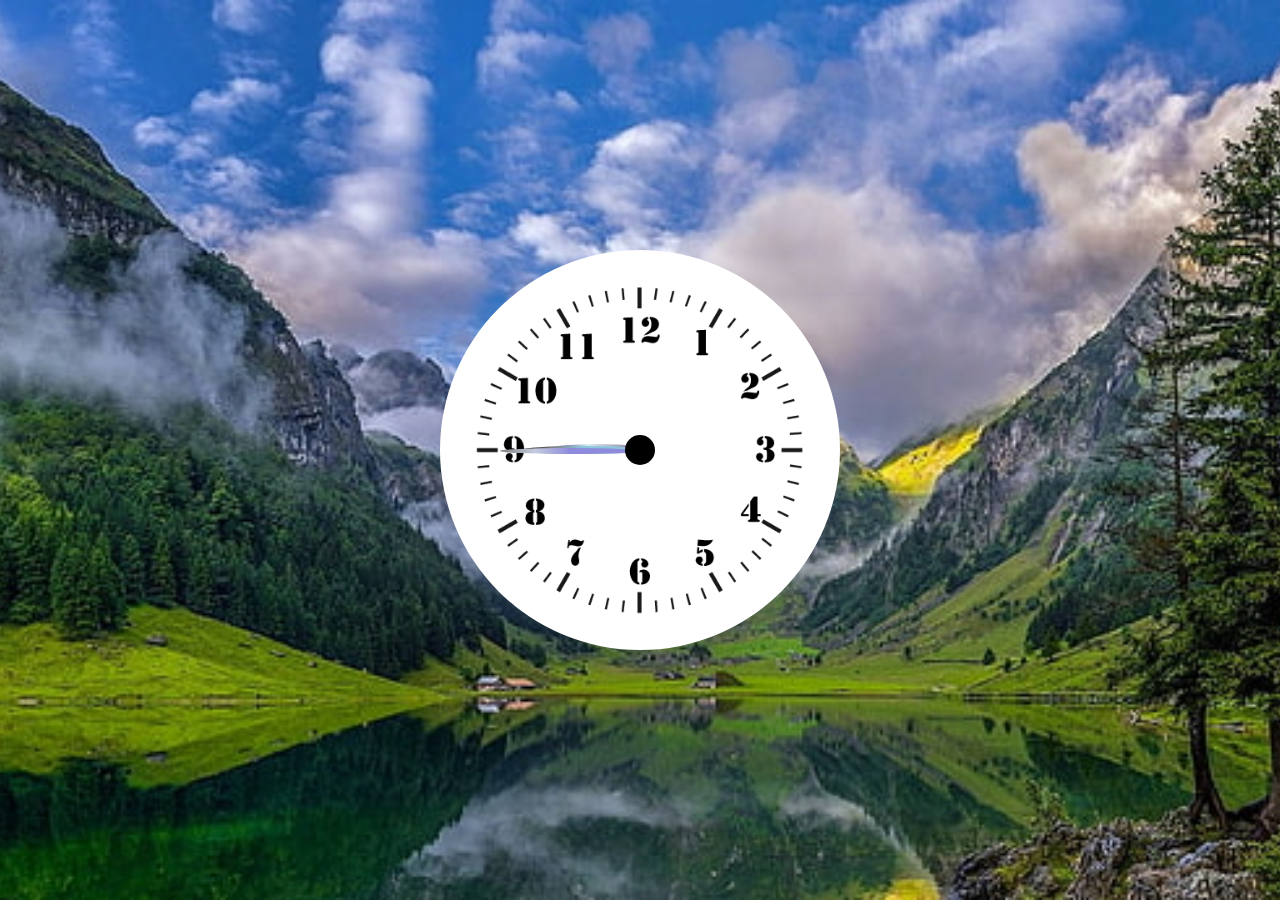
<file: Frontend projects/analog-clock/index.html>
<!DOCTYPE html>
<html lang="en">

<head>
    <meta charset="UTF-8">
    <meta name="viewport" content="width=device-width, initial-scale=1.0">
    <title>Clock</title>
    <style>
        * {
            margin: 0;
            padding: 0;
            box-sizing: border-box;
        }

        body {
            display: flex;
            justify-content: center;
            align-items: center;
            height: 100vh;
            background-image: url("mountain.jpg");
            background-size: cover;
            background-position: center;
            background-repeat: no-repeat;
        }

        #clock {
            border-radius: 50%;
            position: relative;
            /* transform: translate(15%, 10%); */
            display: grid;
            place-items: center;
        }

        .hands {
            position: absolute;
            bottom: 49%;
            /* Adjust this value */
            left: 20%;
            /* Adjust this value */
            transform-origin: 100% 50%;
        }

        .hour {
            width: 100px;
            height: 10px;
            border-radius: 70%;
            background: linear-gradient(to right, rgb(131, 139, 186) 20%, rgb(217, 234, 240) 40%, rgb(125, 102, 145));
            margin-left: 28px;
        }

        .minute {
            width: 120px;
            height: 8px;
            border-radius: 60%;
            background: linear-gradient(to right, black, gray, rgb(139, 199, 220)50%);
            /* margin-bottom: 10px;
            margin-top: 10px; */
            /* margin: 10px; */
            margin-left: 2px;
        }

        .second {
            margin-left: -20px;
            width: 140px;
            height: 6px;
            border-radius: 50%;
            background: linear-gradient(to right, gray, rgb(196, 204, 223), rgb(142, 139, 220)50%);
        }

        .container {
            position: relative;
        }

        .center-dot {
            width: 30px;
            height: 30px;
            border-radius: 50%;
            background-color: black;
            position: absolute;
            /* top: 50%; */
            /* left: 53%; */
            /* transform: translate(-55%, -50%); */
        }
    </style>
</head>

<body>
    <div class="container">
        <img id="clock" src="clock.png" alt="clock" height="400px">

        <div class="hands hour"></div>
        <div class="hands minute"></div>
        <div class="hands second"></div>
    </div>
    <div class="center-dot"></div>
    <script>
        const hour = document.querySelector('.hour');
        const minute = document.querySelector('.minute');
        const second = document.querySelector('.second');
        setInterval(() => {
            let date = new Date();
            let hr = (date.getHours() % 12 + date.getMinutes() / 60) * 30;
            let min = (date.getMinutes() + date.getSeconds() / 60) * 6;
            let sec = date.getSeconds() * 6;
            hour.style.transform = `rotate(${hr + 90}deg)`;
            minute.style.transform = `rotate(${min + 90}deg)`;
            second.style.transform = `rotate(${sec + 90}deg)`;
        }, 1000);
    </script>
</body>

</html>
</file>
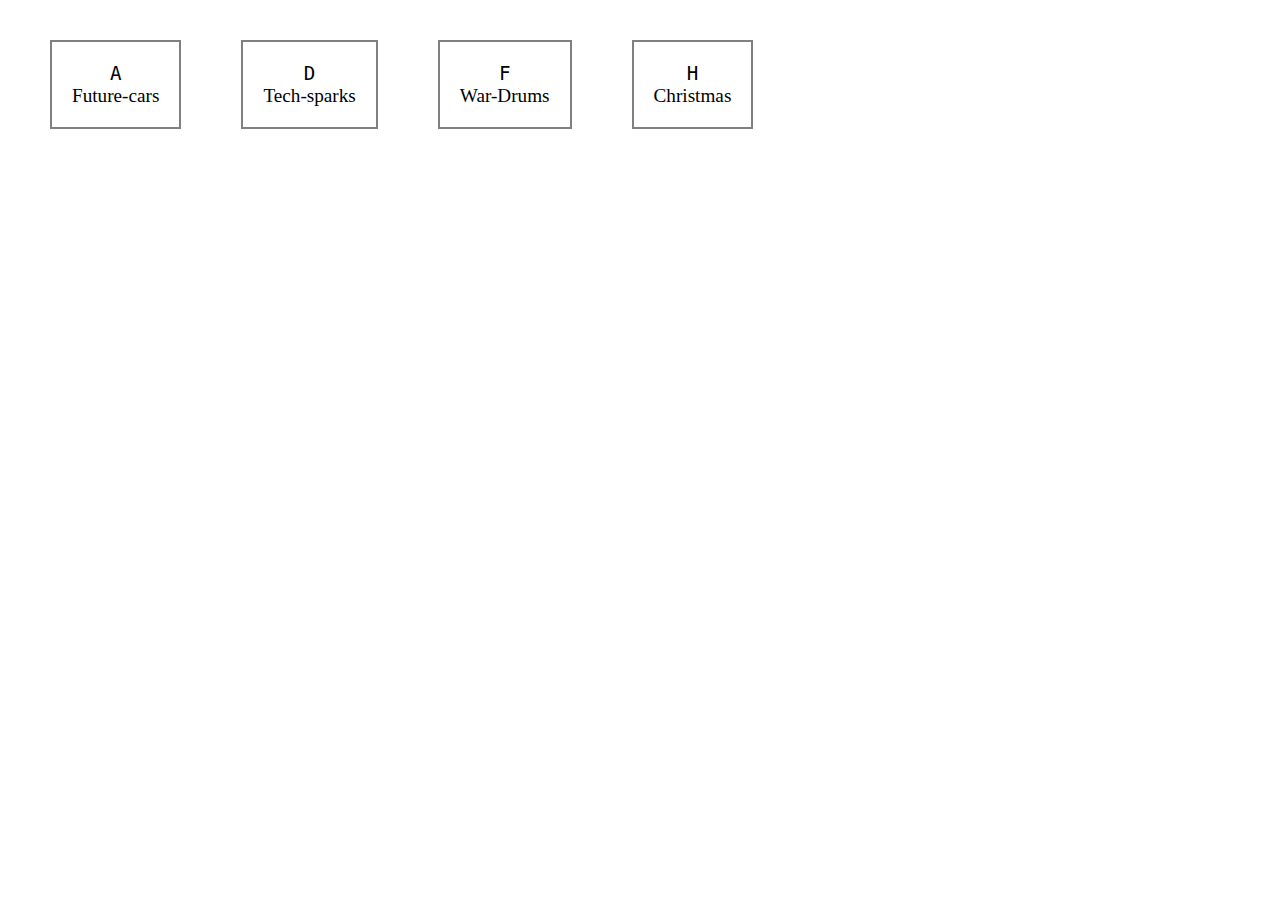
<file: Frontend projects/music-sounds/index.html>
<!DOCTYPE html>
<html lang="en">
<head>
    <meta charset="UTF-8">
    <meta name="viewport" content="width=device-width, initial-scale=1.0">
    <title>Document</title>
    <link rel="stylesheet" href="index.css">
</head>
<body>
    <div data-key=65 class="key">
        <kbd>A</kbd>
        <div class="sound">Future-cars</div>
    </div>
    <div data-key=68 class="key">
        <kbd>D</kbd>
        <div class="sound">Tech-sparks</div>
    </div>
    <div data-key=70 class="key">
        <kbd>F</kbd>
        <div class="sound">War-Drums</div>
    </div>
    <div data-key=72 class="key">
        <kbd>H</kbd>
        <div class="sound">Christmas</div>
    </div>
    
    <audio data-key="65" class="playing"   src="sounds/TunePocket-Future-Car-Pass-By-Whoosh-Preview.mp3"></audio>
    <audio data-key=68 class="playing"  src="sounds/TunePocket-Tech-Sparks-Logo-Preview.mp3"></audio>
    <audio  data-key=70 class="playing"  src="sounds/TunePocket-War-Drums-Intro-3-Preview.mp3"></audio>
    <audio  data-key=72 class="playing" src="sounds/TunePocket-We-Wish-You-A-Merry-Christmas-Broken-Atari-8-Bit-Stinger-Preview.mp3"></audio>


    <!-- js file link -->
     <script src="index.js"></script>
</body>
</html>
</file>
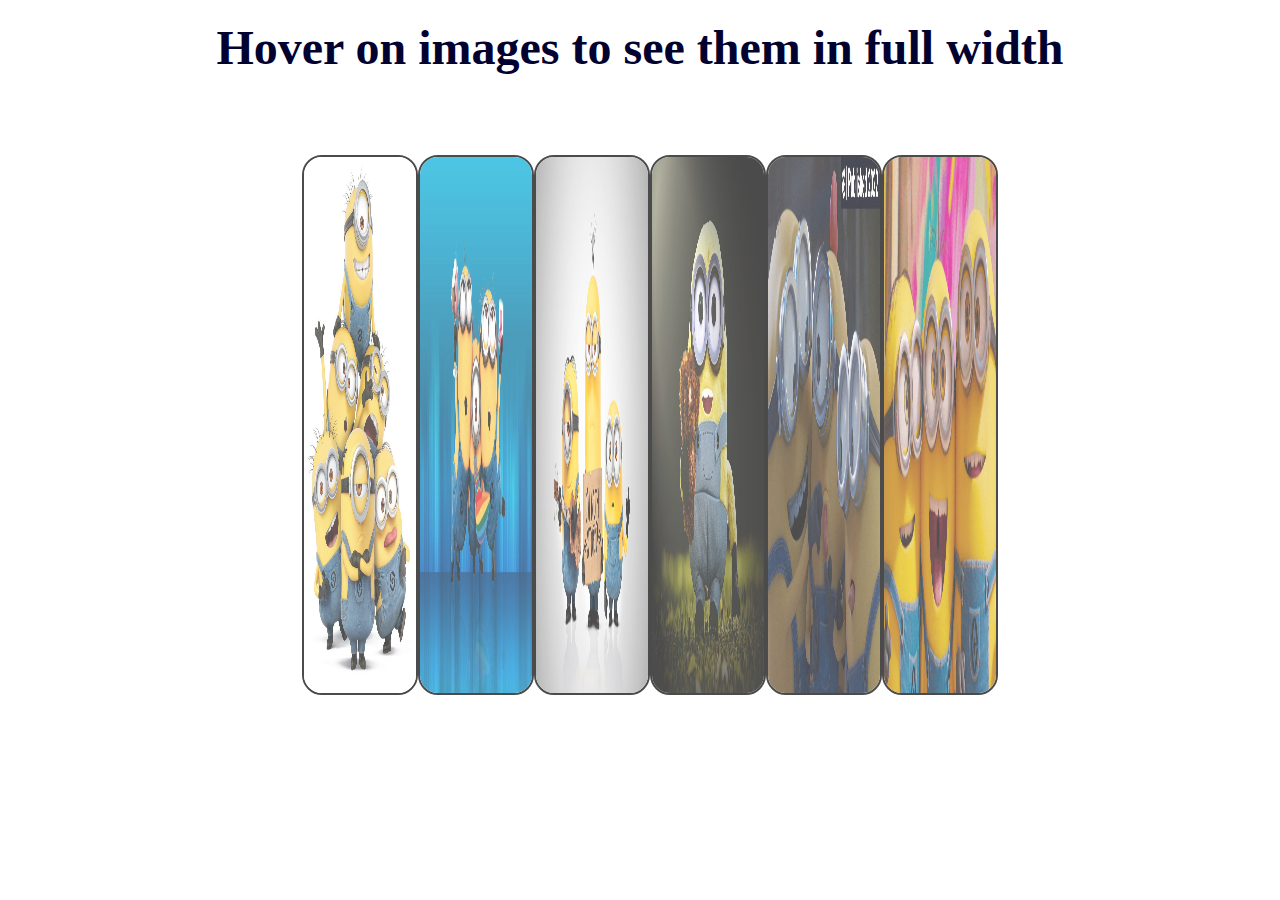
<file: Frontend projects/gallery.html>
<!DOCTYPE html>
<html lang="en">

<head>
    <meta charset="UTF-8">
    <meta name="viewport" content="width=device-width, initial-scale=1.0">
    <title>photo gallery</title>
    <style>
        *{
            margin: 0;
            padding: 0;
            box-sizing: border-box;
        }
        .heading{
            text-align: center;
            margin: 20px;
            font-size: 3rem;
            color: rgb(2, 2, 48);
        }
        .images-container{
            display: flex;
            flex-wrap: wrap;
            justify-content: center;
            width: 100%;
            margin: 10px;
            padding: 60px;
        }
        .img{
            opacity: 0.7;
            height: 60vh;
            border-radius: 20px;
            border: 2px solid black;
            width: 10%;
            transition: all 3s;
        }
        .img:hover{
            width: 50%;
            opacity: 1;
            transform: scale(.9);
        }
    </style>
</head>

<body>
    <h1 class="heading">Hover on images to see them in full width</h1>
    <div class="images-container"> 
        <img class="img" src="Images/img-1.jpg" alt="img-2">
        <img class="img" src="Images/img-2.jpeg" alt="img-3">
        <img class="img" src="Images/img-3.png" alt="img-1">
        <img class="img" src="Images/img-4.jpg" alt="img-4">
        <img class="img" src="Images/img-5.jpg" alt="img-5">
        <img class="img" src="Images/img-6.webp" alt="img-6">
    </div>

</body>

</html>
</file>
<file: Frontend projects/music-sounds/index.css>
body{
    display: flex;
    margin-left: 20px;
    margin-right: 20px;
    margin-top: 20px;
    margin-bottom: 20px;
}
.key{
    display: block;
    border: 2px solid gray;
    margin-left: 30px;
    margin-right: 30px;
    margin-top: 20px;
    margin-bottom: 20px;
    justify-content: center;
    align-items: center;
    text-align: center;
    padding: 20px;
}
kbd{
    font-size: 1.2rem;
}
.sound{
    font-size: 1.2rem;
}
.playing{
    scale: 1.1;
    border: 2px solid yellow;
    transition: all 2.5s;
}
</file>
